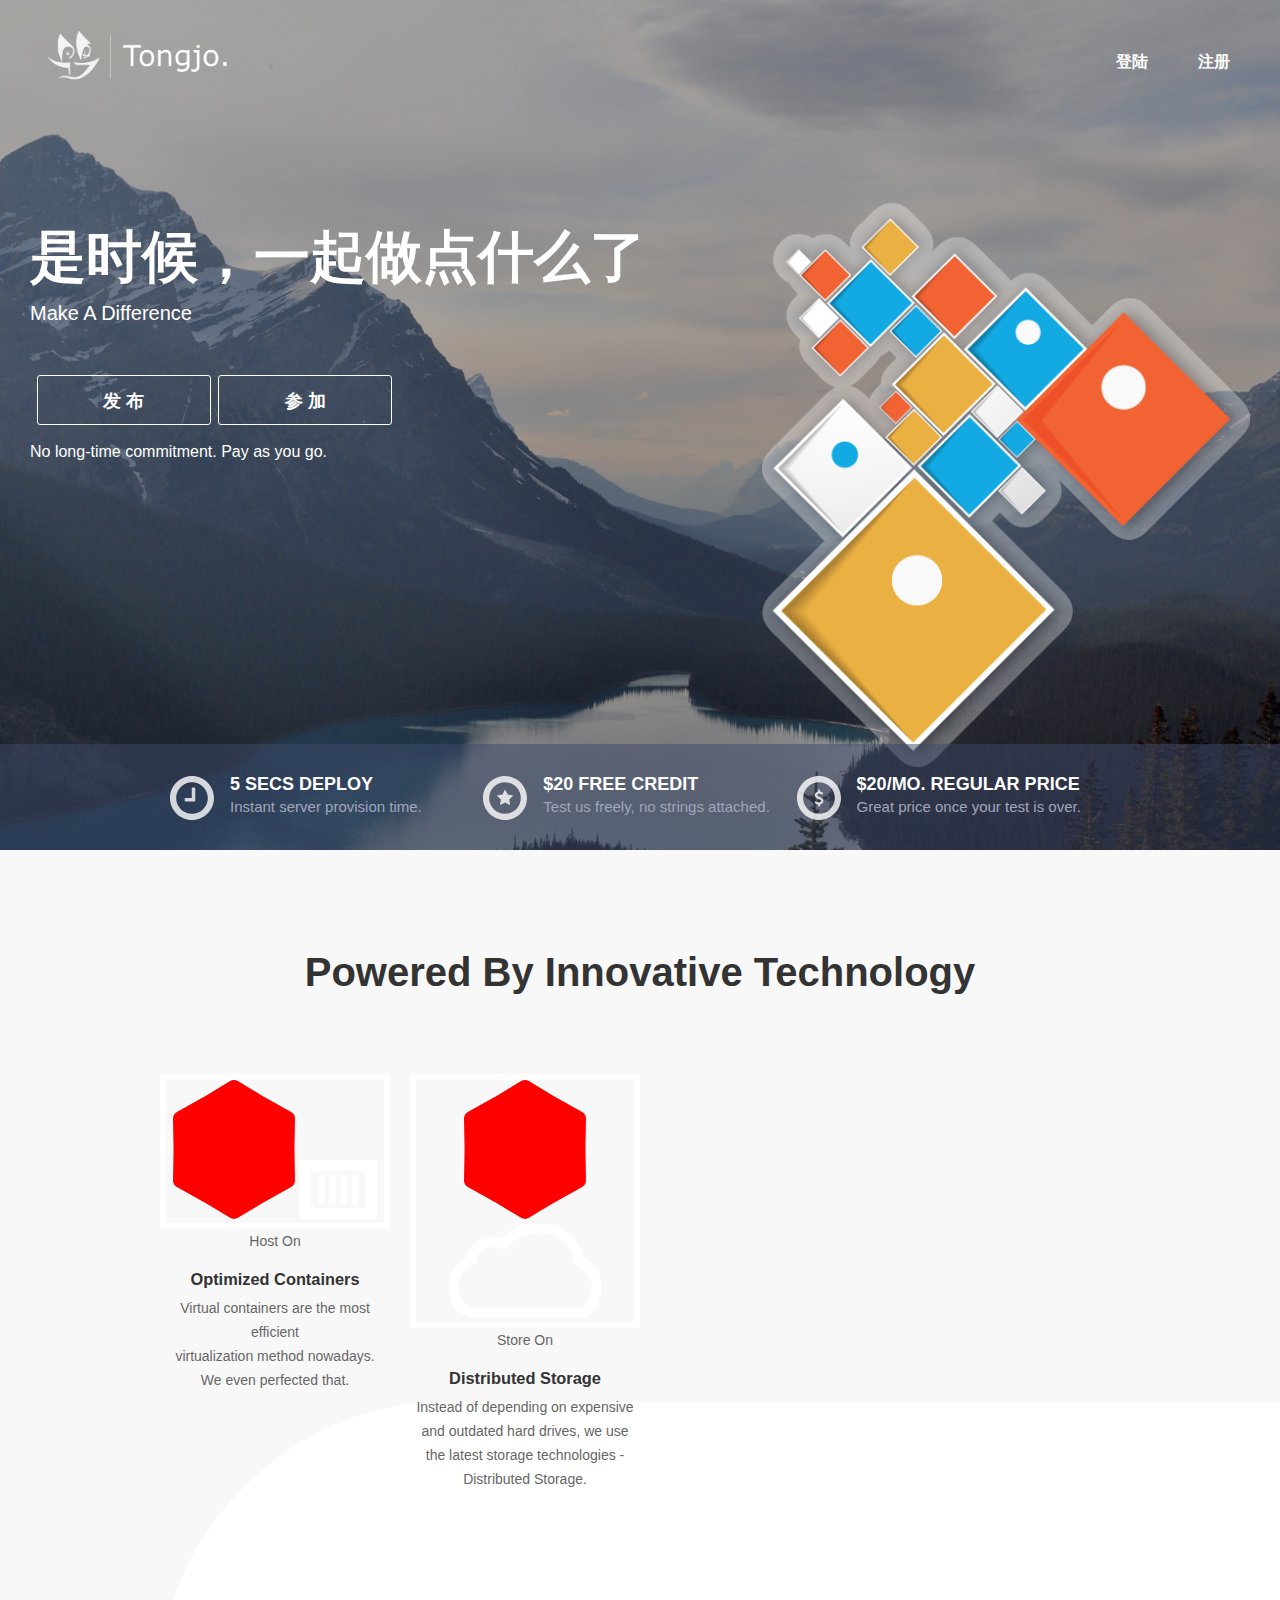
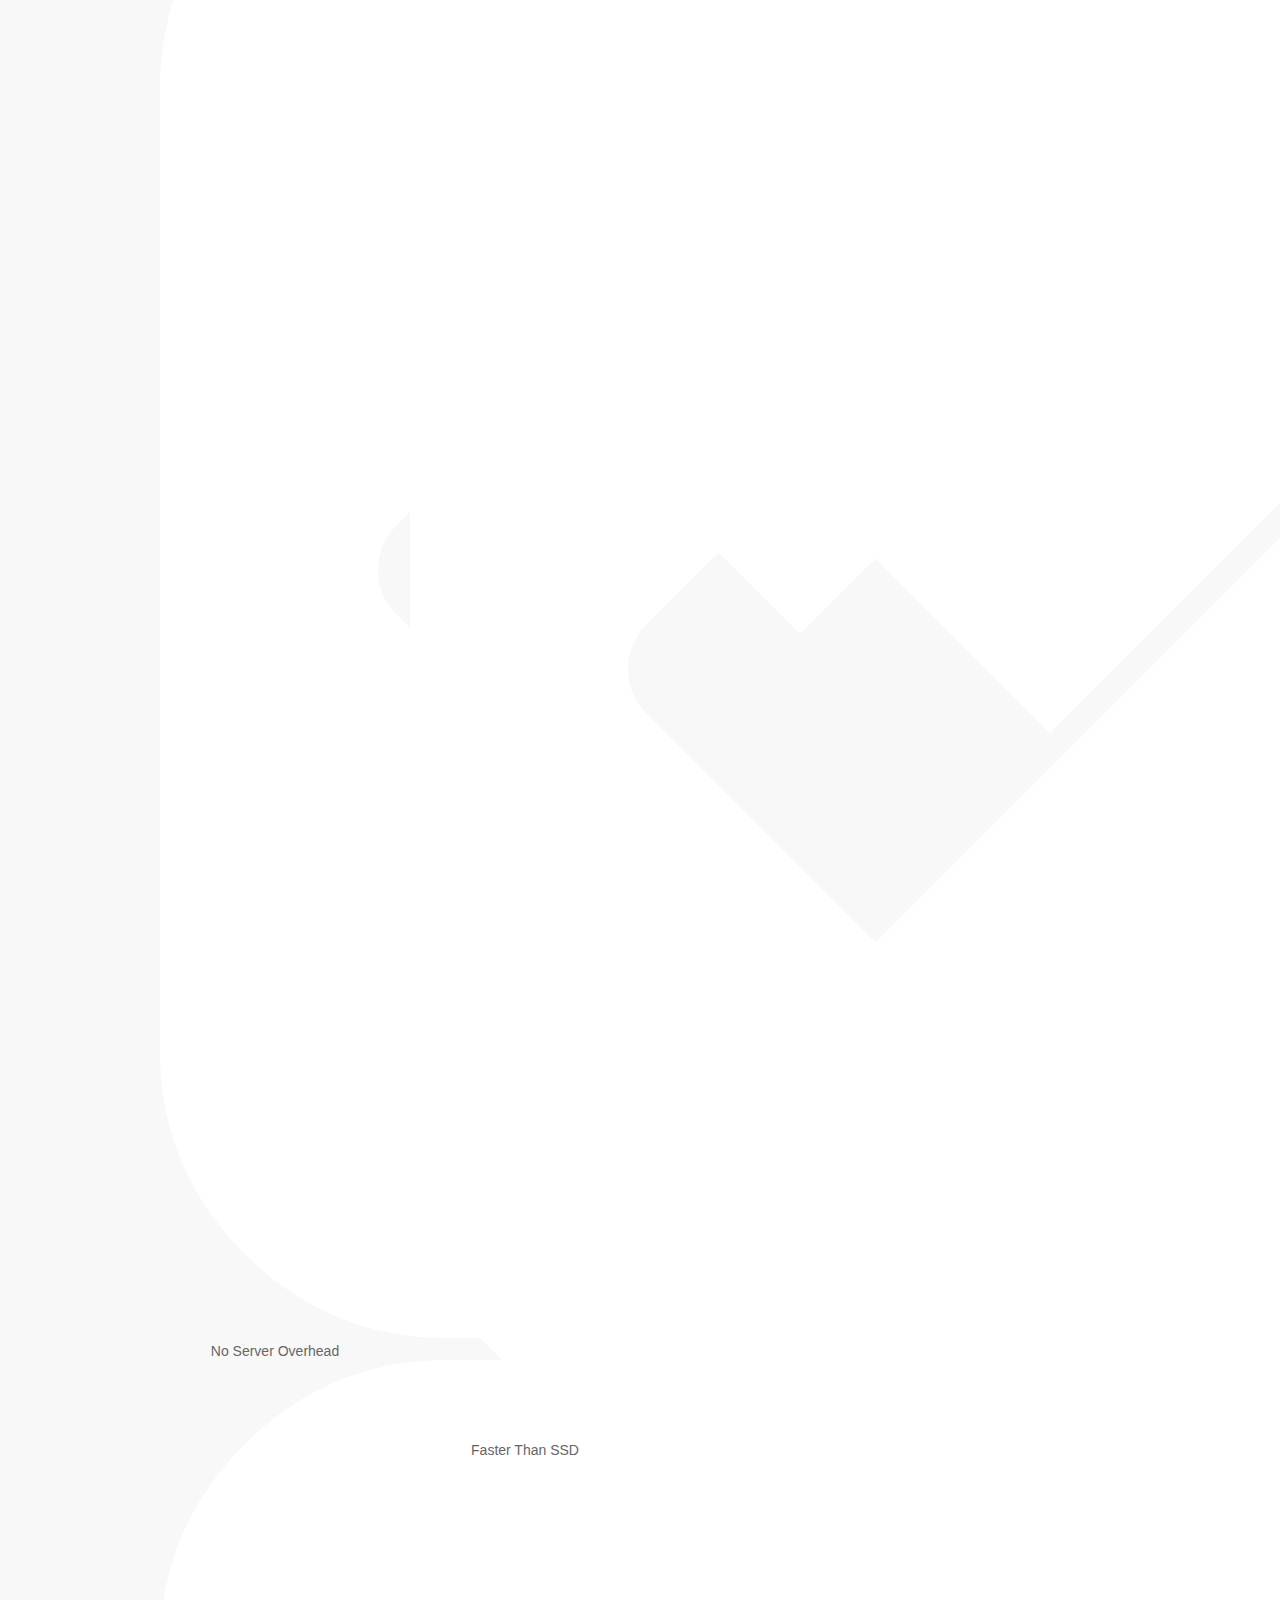
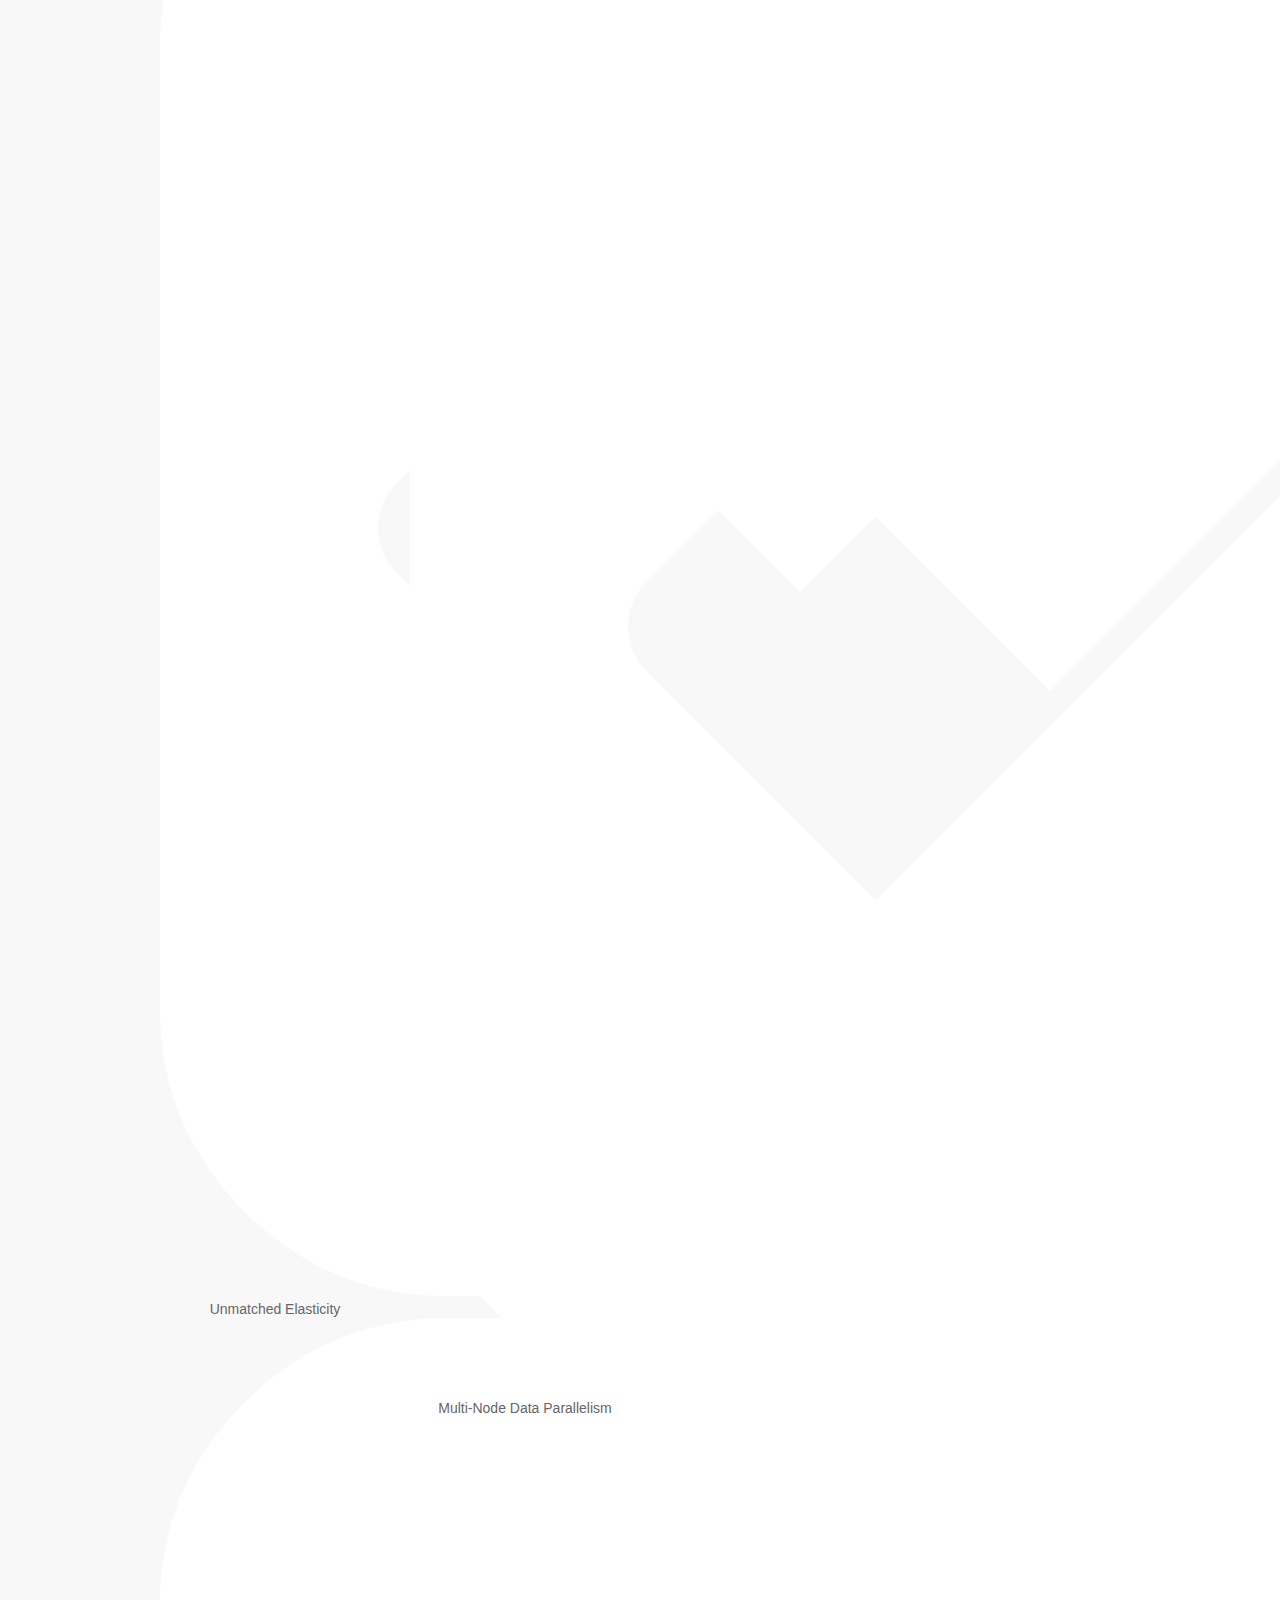
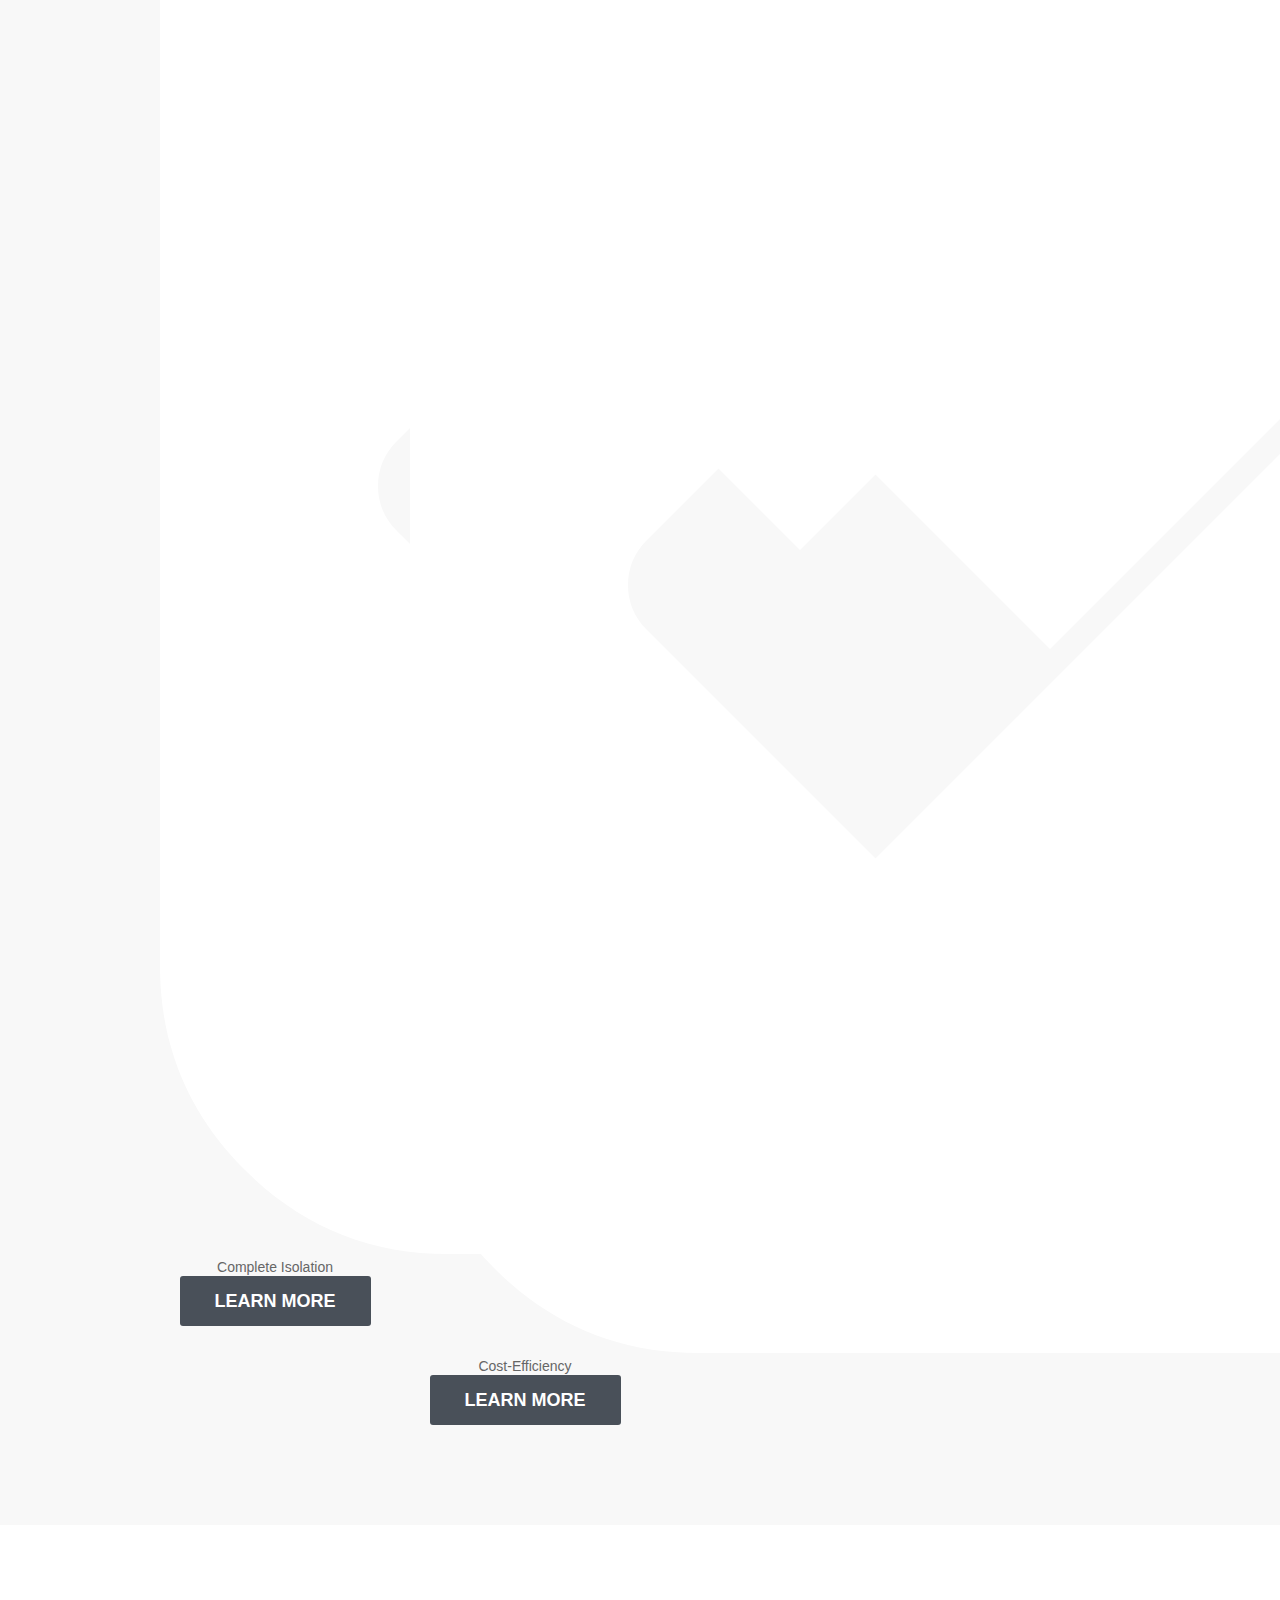
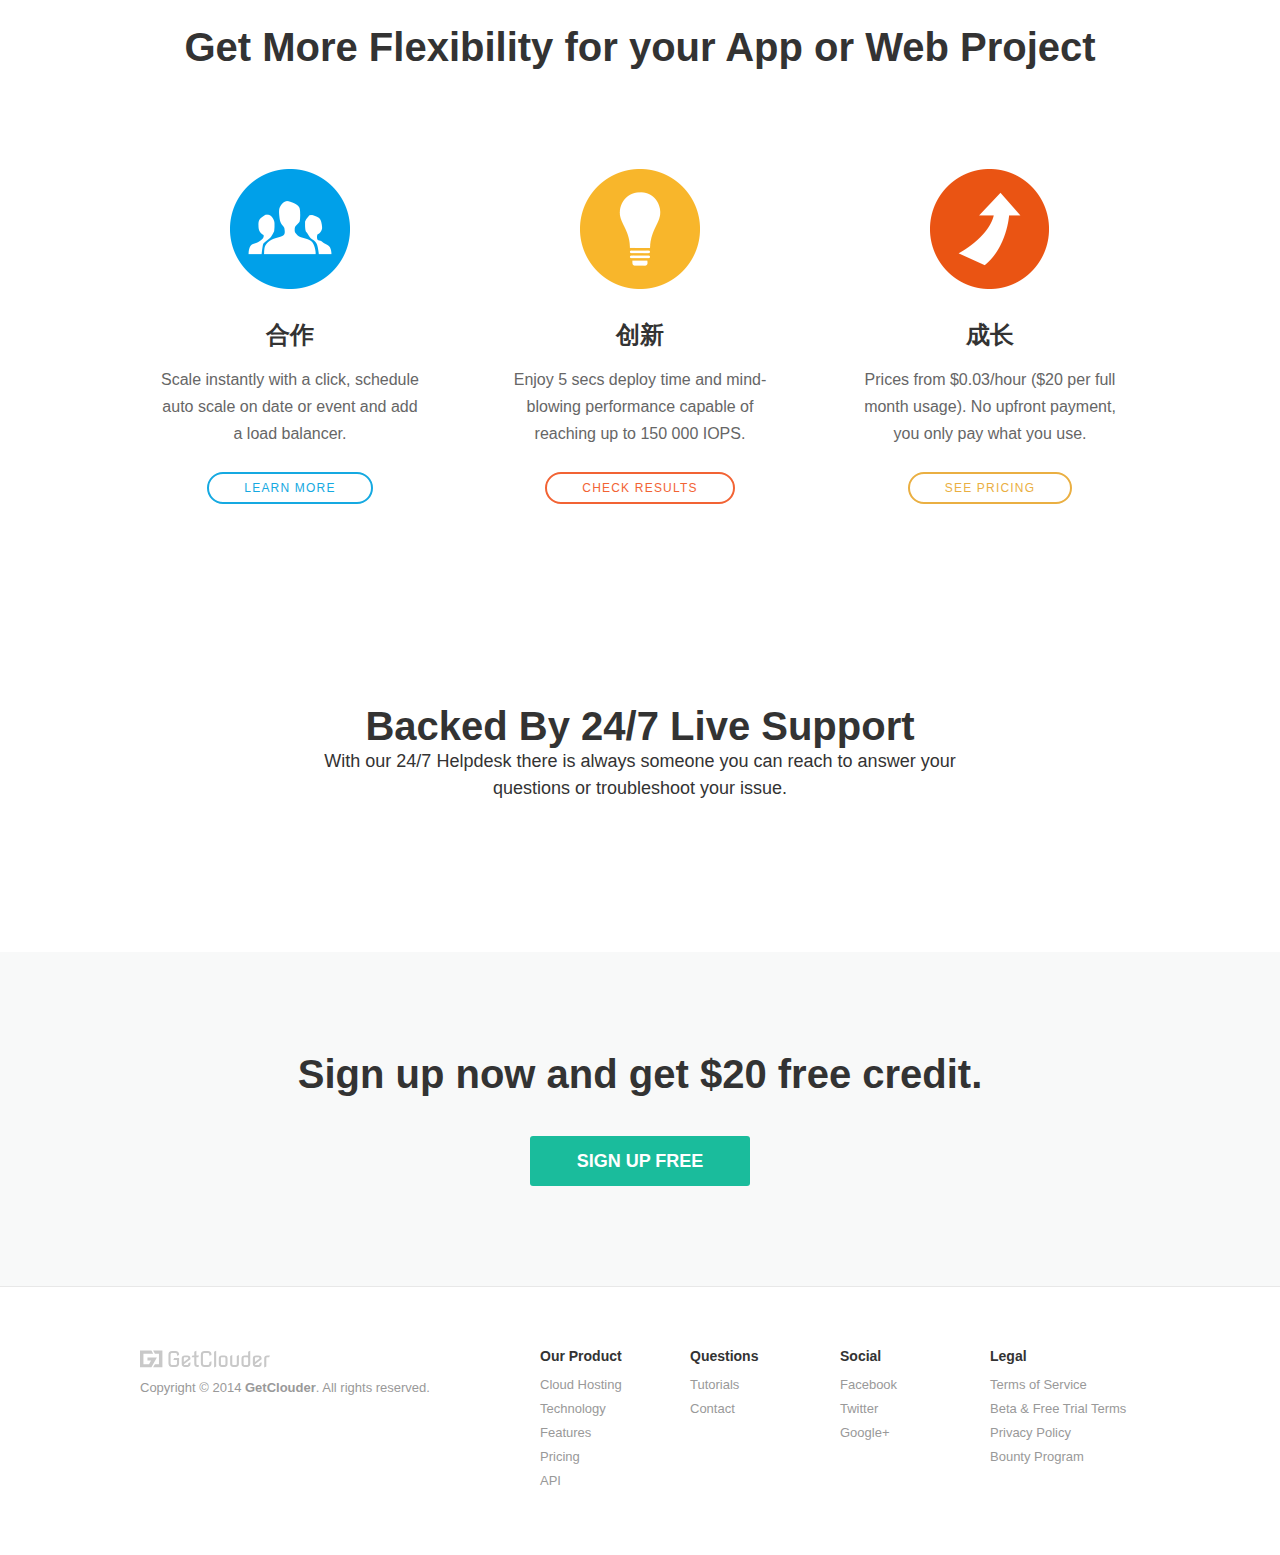
<file: templates/index.html>
<!DOCTYPE html>
<html xmlns="http://www.w3.org/1999/xhtml">
<head>
<title>同舟哈哈哦哇</title>
<meta charset="utf-8" />
<meta name="description" content="GetClouder" />
<meta name="author" content="GetClouder" />
<meta name="copyright"
	content="Copyright by GetClouder. All Rights Reserved." />
<meta name="Classification" content="clouds" />
<meta name="referrer" content="never">


<link rel="stylesheet" type="text/css" href="/css/style.css" />
<link rel="stylesheet" type="text/css" href="/css/site.css" />

<meta name="viewport"
	content="width=device-width, initial-scale=1, user-scalable=no" />
</head>

<body>
	<section class="header home">
		<div class="clear">
			<header>
				<a href="/" class="logo"><img alt="" src="/img/LOGO3.png"></a>
				<nav>
					<a href="/login" class="signup">登陆</a> <a href="/signup" class="signup">注册</a>
				</nav>
				</header>

			<section>
				<h1>是时候，一起做点什么了</h1>
				<p>Make A Difference</p>

				<form name="login" method="post" id="signupForm" class="clear"
					action="https://www.getclouder.com/signup">
					<input type="hidden" name="830f4cb4bd998fbc4d4e50193f7d6209"
						value="1" /> <a href="" class="big-button home btn"
						id="signupSubmit">发 布</a> <a href="" class="big-button home btn"
						id="signupSubmit">参 加</a>
				</form>
				<p>No long-time commitment. Pay as you go.</p>
			</section>

			<img
				src="/img/zhuyepicture.png"
				alt="" />
		</div>
		<section class="short-list-features">
			<ul class="clear">
				<li><svg xmlns="http://www.w3.org/2000/svg"
						xmlns:xlink="http://www.w3.org/1999/xlink" version="1.1"
						id="Layer_1" x="0px" y="0px" width="100px" height="100px"
						viewBox="0 0 100 100" enable-background="new 0 0 100 100"
						xml:space="preserve">
						<g>
						<path fill="#FFFFFF"
							d="M50 14c19.851 0 36 16.149 36 36S69.851 86 50 86 14 69.851 14 50 30.149 14 50 14M50 0C22.386 0 0 22.386 0 50s22.386 50 50 50c27.613 0 50-22.386 50-50S77.613 0 50 0L50 0z" /></g>
						<path fill="#FFFFFF"
							d="M57.452 27.911v28.114c0 0.585-0.188 1.066-0.564 1.443s-0.857 0.565-1.442 0.565H35.363c-0.586 0-1.067-0.188-1.443-0.565s-0.565-0.858-0.565-1.443v-4.017c0-0.585 0.188-1.066 0.565-1.443S34.777 50 35.363 50H49.42V27.911c0-0.586 0.188-1.067 0.565-1.443 0.376-0.377 0.857-0.565 1.443-0.565h4.017c0.585 0 1.065 0.188 1.442 0.565C57.265 26.844 57.452 27.325 57.452 27.911z" /></svg>
					<strong>5 Secs Deploy</strong>
					<p>Instant server provision time.</p></li>

				<li><svg xmlns="http://www.w3.org/2000/svg"
						xmlns:xlink="http://www.w3.org/1999/xlink" version="1.1"
						id="Layer_1" x="0px" y="0px" width="100px" height="100px"
						viewBox="0 0 100 100" enable-background="new 0 0 100 100"
						xml:space="preserve">
						<g>
						<path fill="#FFFFFF"
							d="M50 14c19.851 0 36 16.149 36 36S69.851 86 50 86 14 69.851 14 50 30.149 14 50 14M50 0C22.386 0 0 22.386 0 50s22.386 50 50 50c27.613 0 50-22.386 50-50S77.613 0 50 0L50 0z" /></g>
						<path fill="#FFFFFF"
							d="M67.979 44.806c0 0.314-0.186 0.656-0.556 1.027l-7.766 7.574 1.84 10.695c0.014 0.099 0.021 0.241 0.021 0.428 0 0.3-0.075 0.552-0.225 0.76 -0.149 0.206-0.366 0.311-0.652 0.311 -0.271 0-0.556-0.086-0.855-0.258l-9.604-5.049 -9.605 5.049c-0.314 0.172-0.599 0.258-0.856 0.258 -0.299 0-0.524-0.104-0.674-0.311 -0.149-0.208-0.225-0.46-0.225-0.76 0-0.086 0.014-0.228 0.043-0.428l1.84-10.695 -7.787-7.574c-0.357-0.385-0.535-0.728-0.535-1.027 0-0.528 0.399-0.856 1.198-0.984l10.739-1.562 4.813-9.733c0.271-0.584 0.62-0.877 1.048-0.877 0.426 0 0.776 0.292 1.047 0.877l4.814 9.733 10.739 1.562C67.58 43.95 67.979 44.278 67.979 44.806z" /></svg>
					<strong>$20 free credit</strong>
					<p>Test us freely, no strings attached.</p></li>

				<li><svg xmlns="http://www.w3.org/2000/svg"
						xmlns:xlink="http://www.w3.org/1999/xlink" version="1.1"
						id="Layer_1" x="0px" y="0px" width="100px" height="100px"
						viewBox="0 0 100 100" enable-background="new 0 0 100 100"
						xml:space="preserve">
						<g>
						<path fill="#FFFFFF"
							d="M50 14c19.851 0 36 16.149 36 36S69.851 86 50 86 14 69.851 14 50 30.149 14 50 14M50 0C22.386 0 0 22.386 0 50s22.386 50 50 50c27.613 0 50-22.386 50-50S77.613 0 50 0L50 0z" /></g>
						<path fill="#FFFFFF"
							d="M60.018 56.206c0 2.189-0.713 4.076-2.137 5.656 -1.424 1.582-3.274 2.561-5.551 2.932v3.758c0 0.201-0.064 0.365-0.192 0.494 -0.129 0.129-0.294 0.193-0.495 0.193h-2.898c-0.186 0-0.347-0.068-0.483-0.205 -0.136-0.135-0.205-0.297-0.205-0.482v-3.758c-0.944-0.129-1.857-0.35-2.737-0.666 -0.88-0.314-1.607-0.633-2.18-0.955 -0.572-0.32-1.102-0.666-1.589-1.031 -0.486-0.365-0.819-0.633-0.999-0.805 -0.179-0.172-0.304-0.301-0.375-0.387 -0.243-0.299-0.258-0.594-0.043-0.881l2.211-2.898c0.101-0.143 0.265-0.229 0.494-0.258 0.214-0.027 0.387 0.037 0.515 0.193l0.043 0.043c1.618 1.418 3.357 2.313 5.218 2.684 0.529 0.115 1.059 0.172 1.589 0.172 1.16 0 2.18-0.307 3.059-0.922 0.882-0.617 1.321-1.488 1.321-2.619 0-0.4-0.106-0.781-0.321-1.139s-0.455-0.658-0.721-0.902c-0.264-0.244-0.683-0.512-1.256-0.805 -0.572-0.295-1.045-0.523-1.417-0.688 -0.373-0.164-0.945-0.398-1.718-0.697 -0.558-0.229-0.999-0.408-1.321-0.537 -0.322-0.128-0.762-0.319-1.32-0.569 -0.559-0.251-1.006-0.473-1.342-0.666 -0.336-0.192-0.741-0.447-1.213-0.762 -0.473-0.315-0.855-0.619-1.149-0.913s-0.605-0.644-0.934-1.053c-0.33-0.407-0.583-0.822-0.762-1.245 -0.179-0.421-0.33-0.898-0.451-1.428 -0.122-0.529-0.183-1.087-0.183-1.674 0-1.976 0.702-3.708 2.104-5.196 1.403-1.489 3.228-2.449 5.475-2.878v-3.865c0-0.186 0.068-0.347 0.205-0.483 0.136-0.136 0.297-0.204 0.483-0.204h2.898c0.201 0 0.366 0.064 0.495 0.193 0.128 0.129 0.192 0.293 0.192 0.494v3.779c0.816 0.085 1.607 0.25 2.373 0.493 0.766 0.244 1.389 0.484 1.868 0.72 0.479 0.236 0.934 0.505 1.363 0.806s0.709 0.508 0.838 0.622c0.129 0.115 0.235 0.215 0.322 0.301 0.243 0.257 0.279 0.53 0.107 0.815l-1.739 3.135c-0.115 0.215-0.279 0.329-0.494 0.343 -0.2 0.043-0.394-0.007-0.58-0.15 -0.043-0.043-0.146-0.129-0.312-0.258 -0.164-0.128-0.443-0.319-0.837-0.569 -0.394-0.25-0.813-0.479-1.256-0.687 -0.444-0.208-0.978-0.394-1.6-0.559 -0.623-0.164-1.234-0.247-1.836-0.247 -1.36 0-2.47 0.308-3.329 0.924 -0.859 0.615-1.289 1.41-1.289 2.383 0 0.372 0.061 0.716 0.183 1.031s0.333 0.612 0.633 0.891c0.301 0.28 0.583 0.516 0.848 0.709 0.265 0.193 0.666 0.415 1.203 0.666 0.537 0.25 0.97 0.443 1.299 0.579 0.329 0.136 0.831 0.333 1.504 0.591 0.758 0.286 1.338 0.512 1.738 0.676 0.4 0.165 0.945 0.416 1.632 0.751 0.687 0.338 1.228 0.642 1.622 0.913 0.393 0.272 0.837 0.63 1.33 1.074 0.494 0.443 0.874 0.898 1.138 1.363 0.265 0.467 0.491 1.014 0.677 1.643C59.924 54.817 60.018 55.489 60.018 56.206z" /></svg>
					<strong>$20/mo. Regular Price</strong>
					<p>Great price once your test is over.</p></li>
			</ul>
		</section>
	</section>
	<main class="home">

	<section class="tech">
		<div class="clear">
			<h2 class="title">Powered By Innovative Technology</h2>

			<article>
				<span> <svg xmlns="http://www.w3.org/2000/svg"
						xmlns:xlink="http://www.w3.org/1999/xlink" version="1.1"
						id="Layer_1" x="0px" y="0px" width="121.987px" height="138.978px"
						viewBox="0 0 121.987 138.978"
						enable-background="new 0 0 121.987 138.978" xml:space="preserve">
						<path fill-rule="evenodd" clip-rule="evenodd" fill="#ff0000"
							d="M64.856 137.873c-2.446 1.473-5.28 1.473-7.726 0l-26.256-15.814c-0.078-0.047-0.145-0.086-0.225-0.131L3.864 107.036c-2.496-1.388-3.913-3.848-3.863-6.709l0.53-30.707c0.002-0.092 0.002-0.169 0-0.261l-0.53-30.708c-0.05-2.861 1.367-5.321 3.863-6.709L30.65 17.05c0.08-0.044 0.147-0.083 0.225-0.13L57.131 1.105c2.446-1.474 5.28-1.474 7.726 0l26.256 15.814c0.078 0.047 0.145 0.086 0.225 0.13l26.786 14.893c2.496 1.388 3.912 3.848 3.863 6.709l-0.53 30.708c-0.001 0.092-0.001 0.169 0 0.261l0.53 30.707c0.049 2.861-1.367 5.322-3.863 6.709l-26.786 14.893c-0.08 0.045-0.146 0.084-0.225 0.131L64.856 137.873z" /></svg>
					<svg xmlns="http://www.w3.org/2000/svg"
						xmlns:xlink="http://www.w3.org/1999/xlink" version="1.1"
						id="Layer_1" x="0px" y="0px" width="78px" height="59px"
						viewBox="0 0 78 59" enable-background="new 0 0 78 59"
						xml:space="preserve">
						<g>
						<path fill="#FFFFFF" d="M78 59V0H0v59H78zM12 48V11h54v37H12z" />
						<path fill="#FFFFFF"
							d="M25.746 41.181c0 1.56-1.275 2.835-2.834 2.835h-0.843c-1.559 0-2.834-1.275-2.834-2.835V17.829c0-1.559 1.275-2.834 2.834-2.834h0.843c1.559 0 2.834 1.275 2.834 2.834V41.181z" />
						<path fill="#FFFFFF"
							d="M36.908 41.181c0 1.56-1.275 2.835-2.834 2.835h-0.843c-1.559 0-2.834-1.275-2.834-2.835V17.829c0-1.559 1.275-2.834 2.834-2.834h0.843c1.559 0 2.834 1.275 2.834 2.834V41.181z" />
						<path fill="#FFFFFF"
							d="M48.069 41.181c0 1.56-1.275 2.835-2.835 2.835h-0.841c-1.56 0-2.835-1.275-2.835-2.835V17.829c0-1.559 1.275-2.834 2.835-2.834h0.841c1.56 0 2.835 1.275 2.835 2.834V41.181z" />
						<path fill="#FFFFFF"
							d="M59.231 41.181c0 1.56-1.275 2.835-2.835 2.835h-0.842c-1.56 0-2.835-1.275-2.835-2.835V17.829c0-1.559 1.275-2.834 2.835-2.834h0.842c1.56 0 2.835 1.275 2.835 2.834V41.181z" /></g></svg>
				</span>
				<p>Host On</p>
				<h3>Optimized Containers</h3>
				<p>
					Virtual containers are the most efficient</br>virtualization method
					nowadays. <br />We even perfected that.
				</p>
				<ul>
					<li><svg xmlns="http://www.w3.org/2000/svg"
							xmlns:xlink="http://www.w3.org/1999/xlink" version="1.1"
							id="Layer_1" x="0px" y="0px" width="1536px" height="1536px"
							viewBox="384 384 1536 1536"
							enable-background="new 384 384 1536 1536" xml:space="preserve">
							<path fill="#FFFFFF"
								d="M1069 1555l614-614c12.666-12.666 19-27.666 19-45 0-17.333-6.334-32.333-19-45l-102-102c-12.667-12.666-27.667-19-45-19 -17.334 0-32.334 6.334-45 19l-467 467 -211-211c-12.667-12.666-27.667-19-45-19 -17.334 0-32.334 6.334-45 19l-102 102c-12.667 12.667-19 27.667-19 45 0 17.334 6.333 32.334 19 45l358 358c12.666 12.667 27.666 19 45 19C1041.333 1574 1056.333 1567.667 1069 1555zM1920 672v960c0 79.334-28.167 147.167-84.5 203.5 -56.334 56.334-124.167 84.5-203.5 84.5H672c-79.334 0-147.167-28.166-203.5-84.5 -56.334-56.333-84.5-124.166-84.5-203.5V672c0-79.333 28.166-147.166 84.5-203.5C524.833 412.167 592.666 384 672 384h960c79.333 0 147.166 28.167 203.5 84.5C1891.833 524.834 1920 592.667 1920 672z" /></svg>
						No Server Overhead</li>
					<li><svg xmlns="http://www.w3.org/2000/svg"
							xmlns:xlink="http://www.w3.org/1999/xlink" version="1.1"
							id="Layer_1" x="0px" y="0px" width="1536px" height="1536px"
							viewBox="384 384 1536 1536"
							enable-background="new 384 384 1536 1536" xml:space="preserve">
							<path fill="#FFFFFF"
								d="M1069 1555l614-614c12.666-12.666 19-27.666 19-45 0-17.333-6.334-32.333-19-45l-102-102c-12.667-12.666-27.667-19-45-19 -17.334 0-32.334 6.334-45 19l-467 467 -211-211c-12.667-12.666-27.667-19-45-19 -17.334 0-32.334 6.334-45 19l-102 102c-12.667 12.667-19 27.667-19 45 0 17.334 6.333 32.334 19 45l358 358c12.666 12.667 27.666 19 45 19C1041.333 1574 1056.333 1567.667 1069 1555zM1920 672v960c0 79.334-28.167 147.167-84.5 203.5 -56.334 56.334-124.167 84.5-203.5 84.5H672c-79.334 0-147.167-28.166-203.5-84.5 -56.334-56.333-84.5-124.166-84.5-203.5V672c0-79.333 28.166-147.166 84.5-203.5C524.833 412.167 592.666 384 672 384h960c79.333 0 147.166 28.167 203.5 84.5C1891.833 524.834 1920 592.667 1920 672z" /></svg>
						Unmatched Elasticity</li>
					<li><svg xmlns="http://www.w3.org/2000/svg"
							xmlns:xlink="http://www.w3.org/1999/xlink" version="1.1"
							id="Layer_1" x="0px" y="0px" width="1536px" height="1536px"
							viewBox="384 384 1536 1536"
							enable-background="new 384 384 1536 1536" xml:space="preserve">
							<path fill="#FFFFFF"
								d="M1069 1555l614-614c12.666-12.666 19-27.666 19-45 0-17.333-6.334-32.333-19-45l-102-102c-12.667-12.666-27.667-19-45-19 -17.334 0-32.334 6.334-45 19l-467 467 -211-211c-12.667-12.666-27.667-19-45-19 -17.334 0-32.334 6.334-45 19l-102 102c-12.667 12.667-19 27.667-19 45 0 17.334 6.333 32.334 19 45l358 358c12.666 12.667 27.666 19 45 19C1041.333 1574 1056.333 1567.667 1069 1555zM1920 672v960c0 79.334-28.167 147.167-84.5 203.5 -56.334 56.334-124.167 84.5-203.5 84.5H672c-79.334 0-147.167-28.166-203.5-84.5 -56.334-56.333-84.5-124.166-84.5-203.5V672c0-79.333 28.166-147.166 84.5-203.5C524.833 412.167 592.666 384 672 384h960c79.333 0 147.166 28.167 203.5 84.5C1891.833 524.834 1920 592.667 1920 672z" /></svg>
						Complete Isolation</li>
				</ul>
				<a href="/technology" class="big-button dark-grey ">Learn More</a>
			</article>

			<article>
				<span> <svg xmlns="http://www.w3.org/2000/svg"
						xmlns:xlink="http://www.w3.org/1999/xlink" version="1.1"
						id="Layer_1" x="0px" y="0px" width="121.987px" height="138.978px"
						viewBox="0 0 121.987 138.978"
						enable-background="new 0 0 121.987 138.978" xml:space="preserve">
						<path fill-rule="evenodd" clip-rule="evenodd" fill="#ff0000"
							d="M64.856 137.873c-2.446 1.473-5.28 1.473-7.726 0l-26.256-15.814c-0.078-0.047-0.145-0.086-0.225-0.131L3.864 107.036c-2.496-1.388-3.913-3.848-3.863-6.709l0.53-30.707c0.002-0.092 0.002-0.169 0-0.261l-0.53-30.708c-0.05-2.861 1.367-5.321 3.863-6.709L30.65 17.05c0.08-0.044 0.147-0.083 0.225-0.13L57.131 1.105c2.446-1.474 5.28-1.474 7.726 0l26.256 15.814c0.078 0.047 0.145 0.086 0.225 0.13l26.786 14.893c2.496 1.388 3.912 3.848 3.863 6.709l-0.53 30.708c-0.001 0.092-0.001 0.169 0 0.261l0.53 30.707c0.049 2.861-1.367 5.322-3.863 6.709l-26.786 14.893c-0.08 0.045-0.146 0.084-0.225 0.131L64.856 137.873z" /></svg>
					<svg xmlns="http://www.w3.org/2000/svg"
						xmlns:xlink="http://www.w3.org/1999/xlink" version="1.1"
						id="Layer_1" x="0px" y="0px" width="152.779px" height="95.003px"
						viewBox="0 0 152.779 95.003"
						enable-background="new 0 0 152.779 95.003" xml:space="preserve">
						<path fill="none" stroke="#FFFFFF" stroke-width="10"
							stroke-linecap="round" stroke-miterlimit="10"
							d="M133.938 90.003c16.937-10.474 13.568-30.959 13.568-30.959 -2.675-10.625-8.223-17.113-18.759-21.997l0.053-0.392C128.801 19.172 110.993 5 89.008 5c-14.769 0-27.514 6.472-34.37 15.979 -2.987-1.182-6.286-1.911-9.845-1.911 -12.211 0-22.107 7.874-22.107 17.587l0.051 0.392C12.202 41.931 5 50.925 5 61.277c0 15.477 2.436 25.193 19.526 28.726H133.938z" /></svg>
				</span>
				<p>Store On</p>
				<h3>Distributed Storage</h3>
				<p>Instead of depending on expensive and outdated hard drives, we
					use the latest storage technologies - Distributed Storage.</p>
				<ul>
					<li><svg xmlns="http://www.w3.org/2000/svg"
							xmlns:xlink="http://www.w3.org/1999/xlink" version="1.1"
							id="Layer_1" x="0px" y="0px" width="1536px" height="1536px"
							viewBox="384 384 1536 1536"
							enable-background="new 384 384 1536 1536" xml:space="preserve">
							<path fill="#FFFFFF"
								d="M1069 1555l614-614c12.666-12.666 19-27.666 19-45 0-17.333-6.334-32.333-19-45l-102-102c-12.667-12.666-27.667-19-45-19 -17.334 0-32.334 6.334-45 19l-467 467 -211-211c-12.667-12.666-27.667-19-45-19 -17.334 0-32.334 6.334-45 19l-102 102c-12.667 12.667-19 27.667-19 45 0 17.334 6.333 32.334 19 45l358 358c12.666 12.667 27.666 19 45 19C1041.333 1574 1056.333 1567.667 1069 1555zM1920 672v960c0 79.334-28.167 147.167-84.5 203.5 -56.334 56.334-124.167 84.5-203.5 84.5H672c-79.334 0-147.167-28.166-203.5-84.5 -56.334-56.333-84.5-124.166-84.5-203.5V672c0-79.333 28.166-147.166 84.5-203.5C524.833 412.167 592.666 384 672 384h960c79.333 0 147.166 28.167 203.5 84.5C1891.833 524.834 1920 592.667 1920 672z" /></svg>
						Faster Than SSD</li>
					<li><svg xmlns="http://www.w3.org/2000/svg"
							xmlns:xlink="http://www.w3.org/1999/xlink" version="1.1"
							id="Layer_1" x="0px" y="0px" width="1536px" height="1536px"
							viewBox="384 384 1536 1536"
							enable-background="new 384 384 1536 1536" xml:space="preserve">
							<path fill="#FFFFFF"
								d="M1069 1555l614-614c12.666-12.666 19-27.666 19-45 0-17.333-6.334-32.333-19-45l-102-102c-12.667-12.666-27.667-19-45-19 -17.334 0-32.334 6.334-45 19l-467 467 -211-211c-12.667-12.666-27.667-19-45-19 -17.334 0-32.334 6.334-45 19l-102 102c-12.667 12.667-19 27.667-19 45 0 17.334 6.333 32.334 19 45l358 358c12.666 12.667 27.666 19 45 19C1041.333 1574 1056.333 1567.667 1069 1555zM1920 672v960c0 79.334-28.167 147.167-84.5 203.5 -56.334 56.334-124.167 84.5-203.5 84.5H672c-79.334 0-147.167-28.166-203.5-84.5 -56.334-56.333-84.5-124.166-84.5-203.5V672c0-79.333 28.166-147.166 84.5-203.5C524.833 412.167 592.666 384 672 384h960c79.333 0 147.166 28.167 203.5 84.5C1891.833 524.834 1920 592.667 1920 672z" /></svg>
						Multi-Node Data Parallelism</li>
					<li><svg xmlns="http://www.w3.org/2000/svg"
							xmlns:xlink="http://www.w3.org/1999/xlink" version="1.1"
							id="Layer_1" x="0px" y="0px" width="1536px" height="1536px"
							viewBox="384 384 1536 1536"
							enable-background="new 384 384 1536 1536" xml:space="preserve">
							<path fill="#FFFFFF"
								d="M1069 1555l614-614c12.666-12.666 19-27.666 19-45 0-17.333-6.334-32.333-19-45l-102-102c-12.667-12.666-27.667-19-45-19 -17.334 0-32.334 6.334-45 19l-467 467 -211-211c-12.667-12.666-27.667-19-45-19 -17.334 0-32.334 6.334-45 19l-102 102c-12.667 12.667-19 27.667-19 45 0 17.334 6.333 32.334 19 45l358 358c12.666 12.667 27.666 19 45 19C1041.333 1574 1056.333 1567.667 1069 1555zM1920 672v960c0 79.334-28.167 147.167-84.5 203.5 -56.334 56.334-124.167 84.5-203.5 84.5H672c-79.334 0-147.167-28.166-203.5-84.5 -56.334-56.333-84.5-124.166-84.5-203.5V672c0-79.333 28.166-147.166 84.5-203.5C524.833 412.167 592.666 384 672 384h960c79.333 0 147.166 28.167 203.5 84.5C1891.833 524.834 1920 592.667 1920 672z" /></svg>
						Cost-Efficiency</li>
				</ul>
				<a href="/technology#storage" class="big-button dark-grey">Learn
					More</a>
			</article>
		</div>
	</section>

	<section class="flexibility">
		<div class="clear">
			<h2 class="title">Get More Flexibility for your App or Web Project</h2>

			<article>
				<span>
				<img src="/img/cop.png">
				</span>
				<h3>合作</h3>
				<p>Scale instantly with a click, schedule auto scale on date or
					event and add а load balancer.</p>
				<a href="/features#scaling" class="small-button blue">Learn More</a>
			</article>

			<article>
				<span>
				<img src="/img/inv.png">
				</span>
				<h3>创新</h3>
				<p>Enjoy 5 secs deploy time and mind-blowing performance capable of
					reaching up to 150 000 IOPS.</p>
				<a href="/features#performance" class="small-button red">Check
					Results</a>
			</article>

			<article>
				<span>
				<img src="/img/grow.png">
				</span>
				<h3>成长</h3>
				<p>Prices from $0.03/hour ($20 per full month usage). No upfront
					payment, you only pay what you use.</p>
				<a href="/pricing" class="small-button yellow">See Pricing</a>
			</article>
		</div>
	</section>
	<section class="support">
		<div>
			<h2 class="title">Backed By 24/7 Live Support</h2>
			<p>With our 24/7 Helpdesk there is always someone you can reach to
				answer your questions or troubleshoot your issue.</p>
		</div>
	</section>

	<section class="beta white">
		<div>
			<h2 class="title medium">Sign up now and get $20 free credit.</h2>
			<a href="/signup" class="big-button grlue">Sign Up Free</a>
		</div>
	</section>
	</main>

	<section class="footer">
		<div class="clear">
			<div class="lists clear">
				<div>
					<strong>Our Product</strong>
					<ul>
						<li><a href="https://www.getclouder.com/">Cloud Hosting</a></li>
						<li><a href="https://www.getclouder.com/technology">Technology</a></li>
						<li><a href="https://www.getclouder.com/features">Features</a></li>
						<li><a href="https://www.getclouder.com/pricing">Pricing</a></li>
						<li><a href="https://dev.getclouder.com/">API</a></li>
					</ul>
				</div>
				<div>
					<strong>Questions</strong>
					<ul>
						<li><a href="https://tutorials.getclouder.com/">Tutorials</a></li>
						<li><a href="https://www.getclouder.com/contactus">Contact</a></li>
					</ul>
				</div>
				<div>
					<strong>Social</strong>
					<ul>
						<li><a href="https://www.facebook.com/getclouder" target="_blank">Facebook</a></li>
						<li><a href="https://twitter.com/GetClouder" target="_blank">Twitter</a></li>
						<li><a
							href="https://plus.google.com/u/0/b/115713646230942721392/115713646230942721392/posts"
							target="_blank">Google+</a></li>
					</ul>
				</div>
				<div>
					<strong>Legal</strong>
					<ul>
						<li><a href="https://www.getclouder.com/terms">Terms of Service</a></li>
						<li><a href="https://www.getclouder.com/betaterms">Beta & Free
								Trial Terms</a></li>
						<li><a href="https://www.getclouder.com/privacy">Privacy Policy</a></li>
						<li><a href="https://www.getclouder.com/bounty">Bounty Program</a></li>
					</ul>
				</div>
			</div>
			<div class="logo">
				<figure>
					<svg xmlns="http://www.w3.org/2000/svg" version="1.1" x="0px"
						y="0px" width="367.373px" height="47.67px"
						viewBox="0 0 367.373 47.67"
						enable-background="new 0 0 367.373 47.67" xml:space="preserve">
						<path fill="#FFFFFF"
							d="M90.829 46.479c-6.946 0-10.419-3.473-10.419-10.419V11.947c0-6.945 3.473-10.419 10.419-10.419h9.229c6.946 0 10.419 3.474 10.419 10.419v0.274l-5.656 2.68h-0.297v-2.954c0-3.373-1.489-5.061-4.465-5.061h-9.229c-2.977 0-4.465 1.688-4.465 5.061v24.113c0 3.374 1.488 5.061 4.465 5.061h9.229c2.977 0 4.465-1.687 4.465-5.061v-9.348h-10.36v-0.298l2.411-5.12h13.902v14.766c0 6.946-3.473 10.419-10.419 10.419H90.829z" />
						<path fill="#FFFFFF"
							d="M126.777 46.479c-5.954 0-8.931-2.977-8.931-8.931V22.664c0-5.953 2.977-8.931 8.931-8.931h6.847c5.954 0 8.931 2.978 8.931 8.931v1.578L123.89 38.675c0.278 1.631 1.24 2.446 2.888 2.446h6.847c1.985 0 2.978-1.19 2.978-3.572v-1.578l5.656-2.679h0.297v4.257c0 5.954-2.977 8.931-8.931 8.931H126.777zM123.8 32.458l12.772-9.873c-0.119-2.329-1.102-3.493-2.948-3.493h-6.847c-1.985 0-2.977 1.191-2.977 3.572V32.458z" />
						<path fill="#FFFFFF" d="M163.497 46.479 165.608 41.553" />
						<path fill="#FFFFFF"
							d="M182.342 46.479c-6.946 0-10.419-3.473-10.419-10.419V11.947c0-6.945 3.473-10.419 10.419-10.419h9.229c6.945 0 10.418 3.474 10.418 10.419v0.274l-5.656 2.68h-0.297v-2.954c0-3.373-1.488-5.061-4.465-5.061h-9.229c-2.977 0-4.466 1.688-4.466 5.061v24.113c0 3.374 1.489 5.061 4.466 5.061h9.229c2.977 0 4.465-1.687 4.465-5.061v-3.274l5.656-2.68h0.297v5.954c0 6.946-3.473 10.419-10.418 10.419H182.342z" />
						<path fill="#FFFFFF"
							d="M209.36 47.67V3.017l5.656-2.679h0.297v44.653l-5.655 2.679H209.36z" />
						<path fill="#FFFFFF"
							d="M231.615 46.479c-5.954 0-8.931-2.977-8.931-8.931V22.664c0-5.953 2.977-8.931 8.931-8.931h6.847c5.953 0 8.931 2.978 8.931 8.931v14.885c0 5.954-2.978 8.931-8.931 8.931H231.615zM231.615 41.121h6.847c1.984 0 2.977-1.19 2.977-3.572V22.664c0-2.381-0.992-3.572-2.977-3.572h-6.847c-1.985 0-2.978 1.191-2.978 3.572v14.885C228.638 39.931 229.63 41.121 231.615 41.121z" />
						<path fill="#FFFFFF"
							d="M263.694 46.479c-5.954 0-8.931-2.977-8.931-8.931V15.222l5.655-2.679h0.298v25.006c0 2.382 0.992 3.572 2.978 3.572h6.847c1.984 0 2.977-1.19 2.977-3.572V15.222l5.656-2.679h0.298v25.006c0 5.954-2.978 8.931-8.931 8.931H263.694z" />
						<path fill="#FFFFFF"
							d="M295.773 46.491c-5.954 0-8.931-2.977-8.931-8.931V22.676c0-5.953 2.977-8.931 8.931-8.931h6.847c1.35 0 2.341 0.309 2.977 0.923V3.028l5.656-2.679h0.298v37.211c0 5.954-2.978 8.931-8.931 8.931H295.773zM295.773 41.133h6.847c1.984 0 2.977-1.19 2.977-3.572V22.676c0-2.381-0.992-3.572-2.977-3.572h-6.847c-1.985 0-2.978 1.191-2.978 3.572v14.885C292.796 39.942 293.788 41.133 295.773 41.133z" />
						<path fill="#FFFFFF"
							d="M327.853 46.479c-5.954 0-8.931-2.977-8.931-8.931V22.664c0-5.953 2.977-8.931 8.931-8.931h6.847c5.953 0 8.931 2.978 8.931 8.931v1.578l-18.665 14.433c0.277 1.631 1.239 2.446 2.888 2.446h6.847c1.984 0 2.977-1.19 2.977-3.572v-1.578l5.656-2.679h0.298v4.257c0 5.954-2.978 8.931-8.931 8.931H327.853zM324.875 32.458l12.771-9.873c-0.119-2.329-1.102-3.493-2.947-3.493h-6.847c-1.985 0-2.978 1.191-2.978 3.572V32.458z" />
						<path fill="#FFFFFF"
							d="M351.001 47.67V22.664c0-5.953 2.977-8.931 8.931-8.931h7.441v0.298l-2.381 5.061h-5.061c-1.985 0-2.978 1.191-2.978 3.572v22.327l-5.656 2.679H351.001z" />
						<path fill="#FFFFFF"
							d="M42.145 38.52h11.417V8.881H42.18l-5.207-8.877h26.307v47.394h-26.32" />
						<path fill="#FFFFFF"
							d="M37.182 8.878H9.717V38.52h15.828l5.68-10.382H21.083V19.26h26.604l-15.4 28.138H0V0h32.288L37.182 8.878z" />
						<path fill="#FFFFFF"
							d="M166.971 14.031v-0.298h-7.617l-0.029-11.4 -0.005 0.028V0.338h-0.297l-5.656 2.679v10.74h-5.218l-2.411 5.12v0.298h7.629v18.227l-0.002 0.012c0 0.021 0.002 0.04 0.002 0.061v0.33l0.011 0.014c0.136 5.766 3.156 8.665 9.057 8.665h2.94l0.09-0.31 1.37-4.55v-0.46l-4.4-0.13c-2.01 0-3.02-1.2-3.02-3.62l-0.047-18.262h5.192L166.971 14.031z" /></svg>
				</figure>
				<p>
					Copyright © 2014 <strong>GetClouder</strong>. All rights reserved.
				</p>
			</div>
		</div>
	</section>

</body>
</html>
</file>
<file: css/style.css>
.home.btn{
	border: 1px solid white;
	padding: 10px 30px;
	color: white;
}
</file>
<file: css/site.css>
* {
	box-sizing: border-box;
	-moz-box-sizing: border-box
}

html {
	height: 100%
}

body {
	min-width: 320px;
	margin: 0;
	padding: 0;
	background: #fff;
	font: 14px/18px 'Open Sans', Arial, sans-serif;
	color: #666
}

h1,h2,h3,h4,h5,h6 {
	line-height: normal;
	margin: 0;
	color: #333
}

dl,dt,dd,ul {
	margin: 0;
	padding: 0;
	list-style: none
}

dl a,dt a,dd a,ul a {
	color: #4fc1e9;
	border-bottom: 1px dotted #4fc1e9
}

dl a:hover,dt a:hover,dd a:hover,ul a:hover {
	border-bottom: 1px solid #4fc1e9
}

ol {
	margin: 0;
	padding: 0 0 0 20px
}

ol a {
	color: #4fc1e9;
	border-bottom: 1px dotted #4fc1e9
}

ol a:hover {
	border-bottom: 1px solid #4fc1e9
}

form,input,textarea,select {
	margin: 0;
	padding: 0;
	resize: none;
	font: 14px/18px 'Open Sans', Arial, sans-serif
}

img {
	max-width: 100%;
	display: block;
	border: 0
}

table {
	border-collapse: collapse
}

table tr th,table tr td {
	margin: 0;
	padding: 0
}

a {
	text-decoration: none;
	color: #666
}

p {
	margin: 0 0 10px;
	line-height: 24px
}

p a {
	color: #4fc1e9;
	border-bottom: 1px dotted #4fc1e9
}

p a:hover {
	border-bottom: 1px solid #4fc1e9
}

input:focus,textarea:focus,select:focus {
	outline: 0
}

header,nav,section,main,article,aside,figure,footer,time,iframe,object,video
	{
	display: block;
	margin: 0
}

::-webkit-input-placeholder {
	color: #bababa;
	font-weight: 300;
	padding-top: 2px
}

:-moz-placeholder {
	color: #bababa;
	opacity: 1;
	font-weight: 300;
	padding-top: 2px
}

::-moz-placeholder {
	color: #bababa;
	opacity: 1;
	font-weight: 300;
	padding-top: 2px
}

:-ms-input-placeholder {
	color: #bababa;
	font-weight: 300;
	padding-top: 2px
}

.clr {
	clear: both;
	display: block;
	height: 0;
	line-height: 0;
	font-size: 0
}

.clear:before,.clear:after {
	content: "";
	display: table
}

.clear:after {
	clear: both
}

.clear {
	zoom: 1
}

.m0 {
	margin: 0 !important
}

.dblock {
	display: block !important
}

.dnone {
	display: none !important
}

.big-button {
	display: inline-block;
	height: 50px;
	padding: 0 35px;
	border-radius: 3px;
	font: 700 18px/50px 'Source Sans Pro', sans-serif;
	text-transform: uppercase;
	text-align: center;
	transition: opacity .2s ease;
	-moz-transition: opacity .2s ease;
	-webkit-transition: opacity .2s ease;
	-o-transition: opacity .2s ease
}

.big-button.grlue {
	background: #1abc9c;
	color: #fff
}

.big-button.dark-grey {
	background: #495059;
	color: #fff
}

.big-button.reddish {
	background: #fa6f57;
	color: #fff
}

.big-button.green {
	background: #a1d36e;
	color: #fff
}

.big-button:hover {
	opacity: .8
}

.small-button {
	display: inline-block;
	height: 32px;
	padding: 0 35px;
	border-radius: 20px;
	font: 400 12px/28px 'Source Sans Pro', sans-serif;
	letter-spacing: .1em;
	background: #fff;
	border-width: 2px;
	border-style: solid;
	text-transform: uppercase;
	text-align: center;
	transition: opacity .2s ease;
	-moz-transition: opacity .2s ease;
	-webkit-transition: opacity .2s ease;
	-o-transition: opacity .2s ease
}

.small-button.solid.purple {
	background: #616c89;
	color: #fff;
	border-color: transparent
}

.small-button.blue {
	border-color: #15a9e1;
	color: #15a9e1
}

.small-button.red {
	border-color: #f26334;
	color: #f26334
}

.small-button.yellow {
	border-color: #eaaf42;
	color: #eaaf42
}

.small-button:hover {
	opacity: .8
}

.input {
	width: 100%;
	height: 50px;
	border: 1px solid #e0e0e0;
	font-size: 16px;
	border-radius: 3px;
	padding: 4px 15px;
	transition: border .2s ease;
	-moz-transition: border .2s ease;
	-webkit-transition: border .2s ease;
	-o-transition: border .2s ease
}

.input.icon {
	padding: 4px 15px 4px 45px
}

.input:focus {
	border: 1px solid #bbb
}

.acenter {
	text-align: center !important
}

.hidden {
	display: none !important
}

.invisible {
	position: absolute;
	top: -9999px;
	left: -9999px;
	width: 0;
	height: 0
}

.title {
	font: 900 40px/44px 'Source Sans Pro', sans-serif;
	text-align: center
}

.title.small {
	margin: 0 0 30px
}

.title.medium {
	margin: 0 0 40px
}

.title.big {
	margin: 0 0 80px
}

.title+p {
	max-width: 700px;
	margin: 0 auto 50px;
	font-size: 18px;
	line-height: 27px;
	text-align: center;
	color: #333
}

.note {
	font-size: 12px;
	color: #bbb;
	margin: 60px 0 0;
	border-top: 1px solid #ddd;
	padding: 5px 0 0
}

.errors {
	margin: 0 0 25px;
	background: #ffefef;
	border: 1px solid #ecd4d4;
	border-radius: 5px
}

.errors ul {
	padding: 15px 25px
}

.errors ul li {
	position: relative;
	margin: 6px 0;
	padding: 0 0 0 20px;
	color: #d17070;
	text-align: left
}

.errors ul li:before {
	position: absolute;
	top: 6px;
	left: 0;
	width: 6px;
	height: 6px;
	border-radius: 50%;
	background: #d17070;
	content: ""
}

.strength {
	position: absolute;
	bottom: 6px;
	left: 0;
	color: #666
}

.strength .meter {
	display: none
}

.strength .tooltip {
	position: absolute;
	top: 16px;
	left: 0;
	width: 300px;
	padding: 15px;
	box-shadow: 5px 5px 5px rgba(0, 0, 0, 0.15);
	z-index: 50;
	background: #fff;
	text-align: left
}

.strength .tooltip:before {
	position: absolute;
	top: -6px;
	left: 20px;
	content: "";
	border-left: 6px solid transparent;
	border-right: 6px solid transparent;
	border-bottom: 6px solid #fff
}

.strength .tooltip strong {
	display: block;
	margin: 0 0 10px;
	padding: 0 0 5px;
	border-bottom: 1px solid #ccc
}

.strength .tooltip li {
	position: relative;
	margin: 6px 0;
	padding: 0 0 0 20px
}

.strength .tooltip li:before {
	position: absolute;
	top: 5px;
	left: 0;
	width: 8px;
	height: 8px;
	border-radius: 50%;
	background: #f5d607;
	content: ""
}

.strength .tooltip li.passed:before {
	background: #5ca03a
}

.strength .tooltip li.required:before {
	background: red
}

.beta {
	background: #f8f9f9;
	text-align: center
}

.beta .big-button {
	width: 220px
}

main>section {
	padding: 100px 30px
}

main>section>div {
	max-width: 1000px;
	margin: 0 auto
}

.header header {
	position: relative;
	height: 100px
}

.header header .logo {
	float: left;
}
.header header .logo img{
	width: 200px !important;
	margin: 0 !important;	
}

.header header>a span {
	float: left;
	margin: 5px 0 0 8px;
	padding: 0 6px;
	background: #8dc059;
	border-radius: 2px;
	font-size: 9px;
	line-height: 15px;
	text-align: center;
	text-transform: uppercase;
	color: #fff
}

.header header nav {
	float: right;
	line-height: 25px;
	padding-top: 20px;
}

.header header nav a {
	float: left;
	margin: 0 0 0 10px;
	font: 400 16px 'Source Sans Pro', sans-serif;
	color: #fff
}

.header header nav a:hover,.header header nav a.current {
	border-bottom: 1px solid rgba(255, 255, 255, 0.9)
}

.header header nav a.signup{
	
	height: 25px;
	padding: 0 20px;	
	font-size: 16px;
	font-weight: 700;
	line-height: 23px;	
}

.header header nav a.signup:hover {
	border-bottom: 0;
	border-radius: 20px;
	background: #fa6f57;
	text-transform: uppercase;
	text-align: center	
}

.header header .open-nav {
	display: none;
	position: absolute;
	top: 14px;
	right: 16px;
	height: 32px;
	padding: 9px 10px 8px;
	background: #485679;
	background: -moz-linear-gradient(top, #485679 0, #3d4a69 100%);
	background: -webkit-gradient(linear, left top, left bottom, color-stop(0, #485679),
		color-stop(100%, #3d4a69));
	background: -webkit-linear-gradient(top, #485679 0, #3d4a69 100%);
	background: -o-linear-gradient(top, #485679 0, #3d4a69 100%);
	background: -ms-linear-gradient(top, #485679 0, #3d4a69 100%);
	background: linear-gradient(top, #485679 0, #3d4a69 100%);
	border: 1px solid #262f47;
	border-radius: 3px;
	box-shadow: inset 0 1px 0 rgba(255, 255, 255, 0.12), 0 1px 0
		rgba(255, 255, 255, 0.06)
}

.header header .open-nav:hover {
	box-shadow: inset 0 1px 0 rgba(255, 255, 255, 0.3), 0 1px 2px
		rgba(0, 0, 0, 0.3)
}

.header header .open-nav svg {
	width: 14px;
	max-height: 15px;
	box-shadow: 0 -1px 0 #000
}

.header.home {
	position: relative;
	max-height: 850px;
	padding: 30px 30px 180px;
	background: url(/img/index/header-bg-c96b5d9.jpg) no-repeat center
		center;
	-webkit-background-size: cover;
	-moz-background-size: cover;
	-o-background-size: cover;
	background-size: cover
}

.header.home>div {
	width: 100%;
	max-width: 1300px;
	margin: 0 auto
}

.header.home>div section {
	float: left;
	width: 60%;
	margin: 8% 0 0;
	padding: 0 5% 0 0;
	color: #fff
}

.header.home>div section h1 {
	font: 700 56px/58px 'Source Sans Pro', sans-serif;
	margin: 0 0 15px;
	color: #fff
}

.header.home>div section h1+p {
	font-size: 20px;
	font-weight: 300
}

.header.home>div section h1+p strong {
	font-weight: 600
}

.header.home>div section form {
	margin: 50px 0 15px
}

.header.home>div section form>div .input {
	border: 0
}

.header.home>div section form>div svg {
	position: absolute
}

.header.home>div section form>div svg path {
	fill: #d0d0d0
}

.header.home>div section form>div.errors {
	border: 0
}

.header.home>div section form>div.errors ul {
	padding: 15px
}

.header.home>div section form>div.errors ul li {
	display: inline;
	padding: 0;
	margin: 0
}

.header.home>div section form>div.errors ul li:before {
	content: none
}

.header.home>div section form>div.errors ul li:after {
	content: "."
}

.header.home>div section form>div.mail {
	position: relative;
	float: left;
	width: 36%
}

.header.home>div section form>div.mail svg {
	top: 18px;
	left: 15px;
	width: 18px;
	height: 14px
}

.header.home>div section form>div.pass {
	position: relative;
	float: left;
	width: 36%;
	margin: 0 0 0 1%
}

.header.home>div section form>div.pass svg {
	top: 16px;
	left: 17px;
	width: 14px;
	height: 17px
}

.header.home>div section form .big-button {
	overflow: hidden;
	float: left;
	width: 26%;
	margin: 0 0 0 1%;
	padding: 0 28px
}

.header.home>div section p {
	font-size: 16px;
	font-weight: 300
}

.header.home>div img {
	float: right;
	width: 40%;
	margin: 6% 0 0
}

.header.home .short-list-features {
	position: absolute;
	bottom: 0;
	left: 0;
	width: 100%;
	background: rgba(61, 74, 105, 0.5)
}

.header.home .short-list-features ul {
	max-width: 1000px;
	margin: 0 auto;
	padding: 30px
}

.header.home .short-list-features ul li {
	float: left;
	width: 33.33%;
	padding: 0 20px 0 0;
	color: #fff;
	text-align: left;
	font-size: 16px
}

.header.home .short-list-features ul li svg {
	float: left;
	width: 44px;
	height: 44px;
	margin: 2px 16px 0 0;
	opacity: .8;
	filter: alpha(opacity = 80)
}

.header.home .short-list-features ul li strong {
	font: 700 18px 'Source Sans Pro', sans-serif;
	text-transform: uppercase
}

.header.home .short-list-features ul li p {
	margin: 0;
	font-size: 15px;
	font-weight: 300;
	color: #a2a6bc
}

.header.compact {
	background: #3d4a69;
	padding: 0 30px
}

.header.compact>div {
	position: relative;
	max-width: 1000px;
	height: 100px;
	margin: 0 auto;
	padding: 38px 0 0
}

.header.bounty {
	position: relative;
	z-index: 10;
	padding: 0 30px;
	background: #1c1919
}

.header.bounty>div {
	position: relative;
	max-width: 1000px;
	height: 100px;
	margin: 0 auto;
	padding: 38px 0 0
}

.footer {
	border-top: 1px solid #e8e8e8;
	padding: 60px 30px
}

.footer>div {
	max-width: 1000px;
	margin: 0 auto
}

.footer>div .logo {
	float: left;
	width: 310px;
	font-size: 13px
}

.footer>div .logo svg {
	width: 130px;
	height: 24px
}

.footer>div .logo svg path {
	fill: #c8c8c8
}

.footer>div .logo p {
	color: #999
}

.footer>div .lists {
	float: right;
	width: 600px
}

.footer>div .lists div {
	float: left;
	width: 150px
}

.footer>div .lists div strong {
	display: block;
	margin: 0 0 10px;
	color: #333
}

.footer>div .lists div ul li {
	margin: 5px 0
}

.footer>div .lists div ul li a {
	font-size: 13px;
	color: #999;
	border: 0
}

.footer>div .lists div ul li a:hover {
	color: #333
}

.home>section {
	text-align: center
}

.home>section.flexibility h2 {
	margin: 0 0 100px
}

.home>section.flexibility article {
	float: left;
	width: 30%;
	margin: 0 0 0 5%;
	padding: 0 20px
}

.home>section.flexibility article:first-of-type {
	margin: 0
}

.home>section.flexibility article span {
	display: block;
	margin: 0 auto 30px;
	width: 120px;
	height: 120px;
	line-height: 160px;
	border-radius: 50%
}

.home>section.flexibility article h3 {
	margin: 0 0 15px;
	font-size: 24px;
	font-weight: 600
}

.home>section.flexibility article p {
	margin: 0 0 25px;
	font-size: 16px;
	line-height: 27px;
	font-weight: 300
}

.home>section.tech {
	background: #f8f8f8
}

.home>section.tech h2 {
	margin: 0 0 80px
}

.home>section.tech article {
	float: left;
	width: 23%;
	margin: 0 0 0 2%;
}
.home>section.tech article h3{
	line-height: 2em;
}
.home>section.tech article span{
	display: block;
	position: relative;
	border: 6px solid #fff;
}
.home>section.tech article span div{
	position: absolute;
	left: 0;
	top: 0;
	background: #000;
	width: 100%;
	height: 100%;
	display: none;
	color: #fff;
}
.home>section.tech article span div p{
	line-height: 2em;
	margin-top: 20px;
}


@media screen and (max-width:1200px) , screen and
	(max-device-width:1200px) {
	.header.home>div section h1 {
		font: 700 46px/48px 'Source Sans Pro', sans-serif
	}
	.header.home>div section h1+p {
		font-size: 18px
	}
}

@media screen and (max-width:980px) , screen and
	(max-device-width:980px) {
	.footer {
		padding: 30px
	}
	.footer>div .lists {
		width: 100%
	}
	.footer>div .lists div {
		width: 25%;
		padding: 0 3%
	}
	.footer>div .logo {
		width: 100%;
		margin: 20px 0 0;
		text-align: center
	}
	.footer>div .logo svg {
		display: none
	}
}

@media screen and (max-width:940px) , screen and
	(max-device-width:940px) {
	.header header {
		position: fixed;
		z-index: 1000;
		height: 60px;
		top: 0;
		left: 0;
		width: 100%;
		background: #485679;
		background: -moz-linear-gradient(top, #485679 0, #3d4a69 100%);
		background: -webkit-gradient(linear, left top, left bottom, color-stop(0, #485679),
			color-stop(100%, #3d4a69));
		background: -webkit-linear-gradient(top, #485679 0, #3d4a69 100%);
		background: -o-linear-gradient(top, #485679 0, #3d4a69 100%);
		background: -ms-linear-gradient(top, #485679 0, #3d4a69 100%);
		background: linear-gradient(top, #485679 0, #3d4a69 100%);
		box-shadow: 0 2px 10px rgba(0, 0, 0, 0.2);
		border-bottom: 1px solid #323f5d;
		text-align: center
	}
	.header header>a {
		float: none;
		display: inline-block;
		padding: 16px 0 0
	}
	.header header>a svg {
		width: 175px;
		max-height: 28px
	}
	.header header>a span {
		margin: 7px 0 0 8px
	}
	.header header nav {
		display: none;
		position: absolute;
		top: 54px;
		right: 16px;
		width: 200px;
		padding: 10px;
		background: #3d4a69;
		box-shadow: 0 0 20px rgba(0, 0, 0, 0.4);
		border-radius: 3px;
		text-align: left
	}
	.header header nav a {
		float: none;
		display: block;
		margin: 0;
		padding: 8px 10px 10px
	}
	.header header nav a:hover,.header header nav a.current {
		background: #485677;
		border-bottom: 0;
		border-radius: 3px
	}
	.header header nav a.signup {
		height: 40px;
		border-radius: 3px;
		margin: 10px 0 0;
		line-height: 40px
	}
	.header header nav a.signup:hover {
		border-bottom: 0
	}
	.header header .open-nav {
		display: block !important
	}
	.header.home {
		padding: 50px 30px 80px
	}
	.header.home>div section h1 {
		font: 700 36px/38px 'Source Sans Pro', sans-serif;
		margin: 0 0 10px
	}
	.header.home>div section h1+p {
		font-size: 16px
	}
	.header.home .short-list-features {
		display: none
	}
	.header.compact>div,.header.bounty>div {
		height: 60px
	}
	.home>section.flexibility article {
		padding: 0
	}
	.technology .whatwearemadeof {
		padding: 70px 0 50px
	}
	.technology .whatwearemadeof p {
		padding: 0 30px;
		font-size: 18px
	}
	.technology .containers>div>div:first-of-type p,.technology .storage>div>div:first-of-type p
		{
		font-size: 16px;
		font-weight: 300;
		line-height: 28px
	}
	.features>aside.fixed {
		top: 60px
	}
	.features .provisioning>div .browser+div p {
		margin: 0 0 20px;
		font-size: 18px;
		font-weight: 300;
		line-height: 34px
	}
	.bounty .banner>div {
		height: auto
	}
	.bounty .banner>div svg {
		position: absolute;
		top: auto;
		bottom: -20px;
		left: 50%;
		width: 400px;
		max-height: 345px;
		margin: 0 0 0 -200px
	}
	.bounty .banner>div>div {
		float: none;
		margin: 58px 0 380px
	}
}

@media screen and (max-width:800px) , screen and
	(max-device-width:800px) {
	.header.home>div section {
		float: none;
		width: 100%;
		padding: 0;
		text-align: center
	}
	.header.home>div section form {
		width: 100%;
		padding: 0 40px
	}
	.header.home>div section form>* {
		width: 100% !important;
		margin: 10px 0 0 !important
	}
	.header.home>div img {
		display: none
	}
	.features>aside.fixed {
		top: 60px
	}
	.features .provisioning {
		padding: 50px 30px
	}
	.features .provisioning>div .browser {
		width: 100%;
		max-width: 100%
	}
	.features .provisioning>div .browser+div {
		width: 100%;
		padding: 5% 0 0
	}
	.features .provisioning>div .browser+div p {
		float: left;
		width: 72%;
		margin: 0;
		padding: 0 5% 0 0;
		line-height: 28px
	}
	.features .provisioning>div .browser+div .big-button {
		float: left;
		width: 28%;
		overflow: hidden;
		padding: 0 30px
	}
}

@media screen and (max-width:768px) , screen and
	(max-device-width:768px) {
	main>section {
		padding: 60px 30px
	}
	.title {
		font: 900 32px/36px "Source Sans Pro", sans-serif
	}
	.home>section.flexibility h2 {
		margin: 0 0 50px
	}
	.home>section.tech h2 {
		margin: 0 0 120px
	}
	.home>section.tech article {
		float: none;
		width: 100%;
		margin: 150px 0 0
	}
	.home>section.tech article:first-of-type {
		margin: 0
	}
	.technology .whatwearemadeof {
		padding: 70px 0 50px
	}
	.technology .whatwearemadeof p {
		padding: 0 30px;
		font-size: 16px
	}
	.technology .containers>div>div:first-of-type>div,.technology .storage>div>div:first-of-type>div
		{
		width: 100%;
		padding: 0 0 10%
	}
	.technology .containers>div>div:first-of-type>svg,.technology .storage>div>div:first-of-type>svg
		{
		width: 100%
	}
	.technology .containers>div>div:first-of-type p,.technology .storage>div>div:first-of-type p
		{
		font-size: 14px;
		font-weight: 400;
		line-height: 24px
	}
	.features .provisioning>div h1 {
		margin: 0 0 4px;
		font-size: 36px;
		line-height: 40px
	}
	.features .provisioning>div h1+p {
		font-size: 14px
	}
	.pricing .calculator aside a {
		font-size: 18px
	}
	.pricing .calculator aside svg {
		display: none
	}
	.pricing .calculator>div>div .sliderholder {
		width: 100%;
		max-width: 100%
	}
	.pricing .calculator>div>div .total {
		width: 100%;
		max-width: 100%;
		margin: 20px 0 0
	}
	.pricing article {
		width: 50%;
		padding: 10% 2% 0 2%
	}
}

@media screen and (max-width:640px) , screen and
	(max-device-width:640px) {
	.header.home {
		padding: 110px 30px 50px
	}
	.header.home>div section {
		margin: 0
	}
	.header.home>div section form {
		margin: 30px 0 15px
	}
	.home>section.flexibility article {
		width: 100%;
		text-align: left;
		margin: 40px 0 0;
		padding: 40px 0 0;
		border-top: 1px solid #eee
	}
	.home>section.flexibility article:first-of-type {
		border: 0;
		padding: 0;
		margin: 0
	}
	.home>section.flexibility article span {
		float: left;
		margin: 0 40px 40px 0;
		text-align: center
	}
	.technology article {
		width: 100%;
		margin: 5% 0 0
	}
	.technology article:first-of-type {
		margin: 0
	}
	.features>aside {
		display: none
	}
	.landing {
		height: auto
	}
	.landing #logo {
		padding: 20px 0
	}
	.landing h2 {
		margin: 10px 0
	}
	.landing .ribon {
		max-width: 600px
	}
	.landing .ribon svg {
		width: 100%
	}
	.landing .ribon>p {
		font-size: 28px;
		line-height: 90px
	}
	.landing .ribon>p span {
		width: 37%;
		height: 93px;
		background-size: contain;
		-moz-background-size: contain;
		-webkit-background-size: contain;
		-o-background-size: contain
	}
	.landing .button {
		padding: 20px;
		font-size: 17px;
		line-height: 17px;
		margin: 0 0 30px 0
	}
	.landing .typepromo {
		padding: 0 0 20px 0
	}
	.landing .typepromo h3 {
		font-size: 29px
	}
	.landing .typepromo h3 span {
		top: 5px;
		width: 25px
	}
	.landing .typepromo h3 span svg {
		width: 20px
	}
}

@media screen and (max-width:540px) , screen and
	(max-device-width:540px) {
	.features .provisioning>div .browser+div p {
		width: 100%;
		padding: 0 0 5%
	}
	.features .provisioning>div .browser+div .big-button {
		width: 100%
	}
	.features .scaling>div>div article {
		padding: 10% 2% 0 2%
	}
	.features .performance .table tr th:nth-child(2) div:before,.features .performance .table tr td:nth-child(2) div:before
		{
		content: none
	}
	.features .reliability>div>div article {
		width: 100%;
		padding: 10% 0 0
	}
	.features .reliability>div>div article:first-of-type {
		padding: 0
	}
	.features .reliability>div>div article svg {
		margin: 0 0 20px
	}
	.features .simplicity article {
		width: 100%;
		padding: 10% 0 0
	}
	.pricing .faq>div>div {
		width: 100%;
		padding: 10% 0 0
	}
	.pricing .faq>div>div:first-of-type {
		padding: 0
	}
	.pricing article {
		width: 100%;
		padding: 10% 0 0
	}
	.login-signup {
		top: 4%;
		left: 0;
		min-width: 320px;
		width: 100%;
		height: 600px;
		margin: 0;
		padding: 50px 10px 20px
	}
	.login-signup header h1 {
		font-size: 16px
	}
	.login-signup>section form {
		padding: 20px
	}
}

@media screen and (max-width:480px) , screen and
	(max-device-width:480px) {
	.header header {
		padding: 0 0 0 16px
	}
	.header header>a {
		float: left;
		padding: 18px 0 0
	}
	.header header>a svg {
		width: 145px
	}
	.header header>a span {
		margin: 5px 0 0 8px
	}
	.header.home>div section form {
		padding: 0
	}
	.home>section.flexibility article {
		text-align: center
	}
	.home>section.flexibility article span {
		float: none;
		margin: 0 auto 20px
	}
	.technology .whatwearemadeof {
		display: none
	}
	.features .provisioning>div h1 {
		margin: 0 0 14px;
		font-size: 32px;
		line-height: 34px
	}
	.features .provisioning>div h1+p {
		font-size: 14px;
		margin: 0 auto 30px;
		line-height: 20px
	}
	.features .provisioning>div h1+p:before {
		content: none
	}
	.features .provisioning>div .browser+div p {
		font-size: 16px
	}
	.features .scaling>div>div article {
		width: 100%;
		padding: 10% 0 0
	}
	.features .scaling>div>div article svg {
		margin: 0 auto 20px
	}
	.pricing .calculator {
		padding: 140px 30px 60px
	}
	.pricing .calculator .title {
		margin: 0
	}
	.pricing .calculator .title+p {
		display: none
	}
	.pricing .calculator aside {
		margin: 30px auto 0
	}
	.pricing .calculator aside a {
		height: 50px;
		line-height: 50px;
		font-size: 12px
	}
	.pricing .calculator>div>div {
		margin: 30px auto 0
	}
	.pricing .calculator>div>div .total {
		position: fixed;
		min-width: 320px;
		top: 60px;
		left: 0;
		margin: 0;
		z-index: 10;
		box-shadow: 0 -8px 9px 10px rgba(0, 0, 0, 0.2)
	}
	.pricing .calculator>div>div .total>span {
		display: none
	}
	.pricing .calculator>div>div .total>div {
		padding: 20px
	}
	.pricing .calculator>div>div .total>div ul {
		margin: 0 0 18px
	}
	.pricing .calculator>div>div .total>div ul li {
		float: left;
		width: 50%;
		font-size: 14px;
		margin: 0
	}
	.pricing .calculator>div>div .total>div>strong {
		font-size: 24px;
		margin: 0
	}
	.pricing .calculator>div>div .total>div>p {
		display: none
	}
	.contactus>section>div form>div:nth-child(1) {
		width: 100%
	}
	.contactus>section>div form>div:nth-child(2) {
		width: 100%;
		margin: 30px 0 0
	}
	.bounty .banner>div svg {
		width: 320px;
		margin: 0 0 0 -160px
	}
	.bounty .terms>div h2 {
		font: 900 26px/32px "Source Sans Pro", sans-serif
	}
	.bounty .terms>div .reward,.bounty .terms>div .rules {
		padding: 25px
	}
	.login-signup>section form {
		padding: 20px
	}
	.login-signup>section form .choose-method>label {
		float: none;
		display: block;
		padding: 8px 0 6px
	}
	.login-signup>section form .choose-method>label:first-of-type {
		padding: 0
	}
	.login-signup>section form .captcha img {
		width: 100%;
		max-height: 100%
	}
	.login-signup>section form .captcha input {
		width: 100%;
		margin: 10px 0 0
	}
	.footer {
		padding: 30px
	}
	.footer>div .lists div {
		width: 100%;
		padding: 3%
	}
	.footer>div .lists div ul li {
		float: left;
		margin: 5px 10px 5px 0
	}
}

@media screen and (max-width:320px) , screen and
	(max-device-width:320px) {
	main>section {
		padding: 40px 10px
	}
	.title {
		font: 900 26px/30px "Source Sans Pro", sans-serif
	}
	.header.home {
		padding: 110px 10px 50px
	}
	.header.home>div section h1 {
		font: 700 36px/38px "Source Sans Pro", sans-serif
	}
	.header.home>div section h1+p {
		font-size: 14px
	}
	.header.home>div section p {
		font-size: 14px
	}
	.home>section.tech article p:nth-of-type(2) {
		margin: 20px 0;
		font-size: 14px;
		line-height: 24px
	}
	.home>section.tech article ul li {
		font-size: 14px
	}
	.technology .containers>div>div:first-of-type>svg,.technology .storage>div>div:first-of-type>svg
		{
		width: 100%;
		height: auto;
		max-height: 100%
	}
	.pricing .calculator {
		padding: 140px 10px 60px
	}
	.footer {
		padding: 30px 10px
	}
}
</file>
